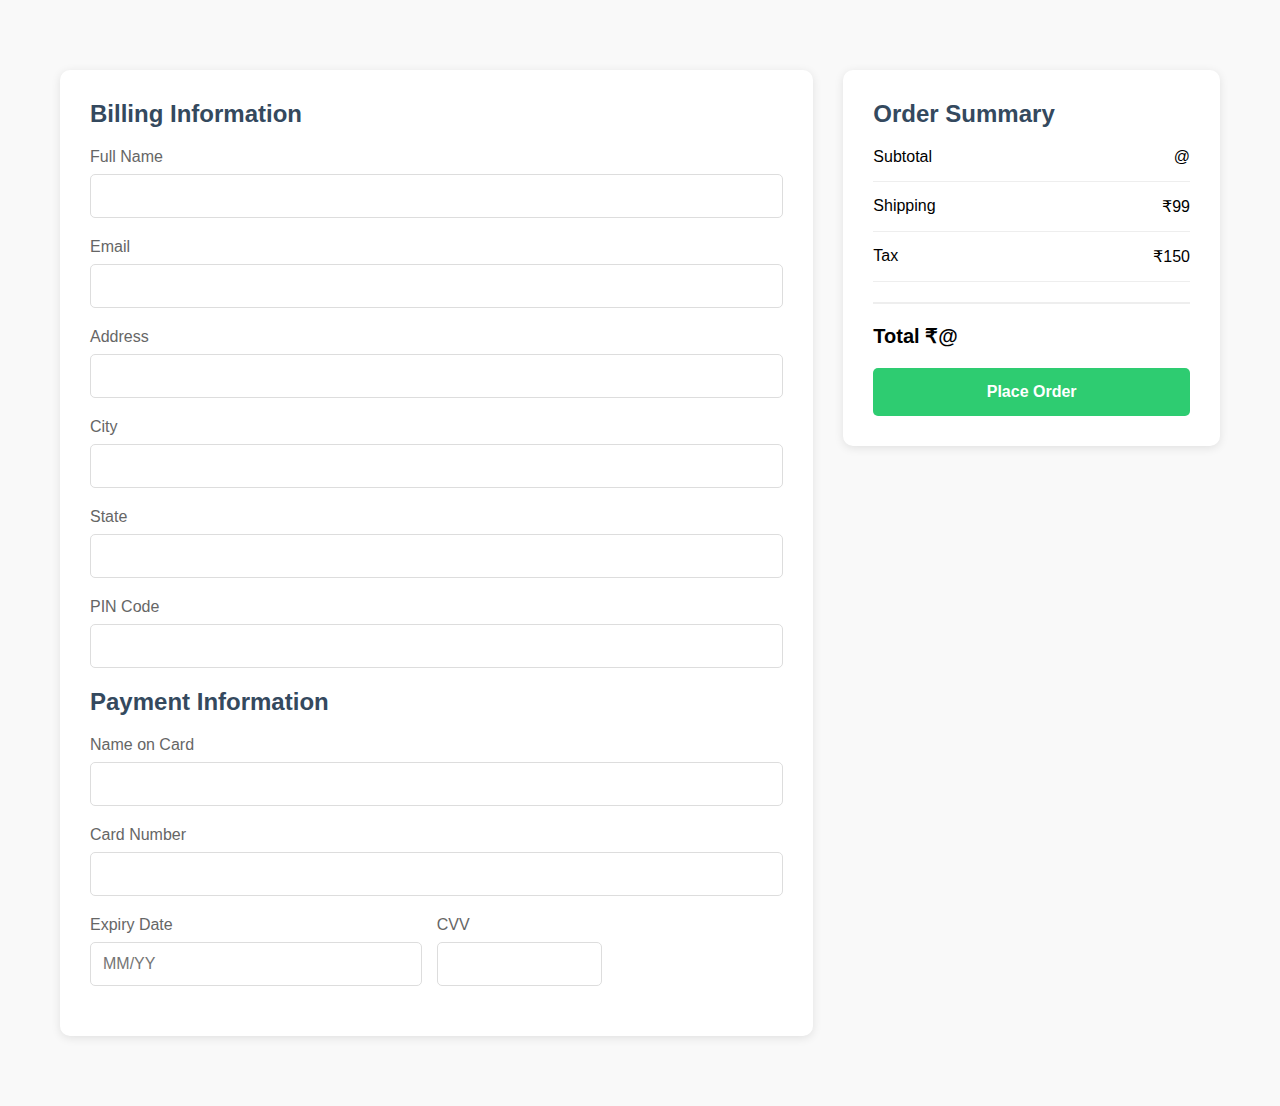
<file: checkout.html>
<!DOCTYPE html>
<html lang="en">
<head>
    <meta charset="UTF-8">
    <meta name="viewport" content="width=device-width, initial-scale=1.0">
    <title>Checkout - EcoCycle</title>
    <link rel="stylesheet" href="https://cdnjs.cloudflare.com/ajax/libs/font-awesome/6.0.0-beta3/css/all.min.css">
    <style>
        * {
            margin: 0;
            padding: 0;
            box-sizing: border-box;
            font-family: 'Segoe UI', Tahoma, Geneva, Verdana, sans-serif;
        }

        body {
            background-color: #f9f9f9;
        }

        .checkout-container {
            max-width: 1200px;
            margin: 50px auto;
            padding: 20px;
            display: grid;
            grid-template-columns: 2fr 1fr;
            gap: 30px;
        }

        .form-section {
            background: white;
            padding: 30px;
            border-radius: 10px;
            box-shadow: 0 2px 10px rgba(0, 0, 0, 0.1);
        }

        h2 {
            color: #34495e;
            margin-bottom: 20px;
        }

        .form-group {
            margin-bottom: 20px;
        }

        label {
            display: block;
            margin-bottom: 8px;
            color: #666;
        }

        input, select {
            width: 100%;
            padding: 12px;
            border: 1px solid #ddd;
            border-radius: 5px;
            font-size: 16px;
        }

        .card-info {
            display: grid;
            grid-template-columns: 2fr 1fr 1fr;
            gap: 15px;
        }

        .order-summary {
            background: white;
            padding: 30px;
            border-radius: 10px;
            box-shadow: 0 2px 10px rgba(0, 0, 0, 0.1);
            height: fit-content;
        }

        .summary-item {
            display: flex;
            justify-content: space-between;
            margin-bottom: 15px;
            padding-bottom: 15px;
            border-bottom: 1px solid #eee;
        }

        .total {
            font-size: 20px;
            font-weight: bold;
            margin-top: 20px;
            padding-top: 20px;
            border-top: 2px solid #eee;
        }

        .btn {
            display: block;
            width: 100%;
            padding: 15px;
            background: #2ecc71;
            color: white;
            border: none;
            border-radius: 5px;
            font-size: 16px;
            font-weight: bold;
            cursor: pointer;
            margin-top: 20px;
            transition: background 0.3s;
        }

        .btn:hover {
            background: #27ae60;
        }

        @media (max-width: 768px) {
            .checkout-container {
                grid-template-columns: 1fr;
            }
        }
    </style>
</head>
<body>
    <div class="checkout-container">
        <div class="form-section">
            <h2>Billing Information</h2>
            <form id="checkout-form">
                <div class="form-group">
                    <label for="name">Full Name</label>
                    <input type="text" id="name" required>
                </div>
                <div class="form-group">
                    <label for="email">Email</label>
                    <input type="email" id="email" required>
                </div>
                <div class="form-group">
                    <label for="address">Address</label>
                    <input type="text" id="address" required>
                </div>
                <div class="form-group">
                    <label for="city">City</label>
                    <input type="text" id="city" required>
                </div>
                <div class="form-group">
                    <label for="state">State</label>
                    <input type="text" id="state" required>
                </div>
                <div class="form-group">
                    <label for="pincode">PIN Code</label>
                    <input type="text" id="pincode" required>
                </div>

                <h2>Payment Information</h2>
                <div class="form-group">
                    <label for="card-name">Name on Card</label>
                    <input type="text" id="card-name" required>
                </div>
                <div class="form-group">
                    <label for="card-number">Card Number</label>
                    <input type="text" id="card-number" required maxlength="16">
                </div>
                <div class="card-info">
                    <div class="form-group">
                        <label for="expiry">Expiry Date</label>
                        <input type="text" id="expiry" placeholder="MM/YY" required>
                    </div>
                    <div class="form-group">
                        <label for="cvv">CVV</label>
                        <input type="text" id="cvv" maxlength="3" required>
                    </div>
                </div>
            </form>
        </div>

        <div class="order-summary">
            <h2>Order Summary</h2>
            <div class="summary-item">
                <span>Subtotal</span>
                <span>@</span>
            </div>
            <div class="summary-item">
                <span>Shipping</span>
                <span>₹99</span>
            </div>
            <div class="summary-item">
                <span>Tax</span>
                <span>₹150</span>
            </div>
            <div class="total">
                <span>Total</span>
                <span>₹@</span>
            </div>
            <button class="btn" onclick="submitOrder()">Place Order</button>
        </div>
    </div>

    <script>
        function updateSummary() {
            const subtotal = cartItems.reduce((sum, item) => sum + (Number(item.price) * Number(item.quantity)), 0);
            const tax = subtotal * 0.05;
            const shipping = cartItems.length > 0 ? 99 : 0;
            const total = subtotal + tax + shipping;

            document.getElementById('subtotal').textContent = `₹${subtotal.toFixed(2)}`;
            document.getElementById('tax').textContent = `₹${tax.toFixed(2)}`;
            document.getElementById('shipping').textContent = `₹${shipping}`;
            document.getElementById('total').textContent = `₹${total.toFixed(2)}`;
        }
        function submitOrder() {
            const form = document.getElementById('checkout-form');
            if (form.checkValidity()) {
                alert('Order placed successfully! Thank you for shopping with EcoCycle.');
                window.location.href = 'thankyou.html';
            } else {
                alert('Please fill in all required fields.');
            }
        }

        // Basic form validation
        document.getElementById('card-number').addEventListener('input', function(e) {
            this.value = this.value.replace(/[^\d]/g, '');
        });

        document.getElementById('cvv').addEventListener('input', function(e) {
            this.value = this.value.replace(/[^\d]/g, '');
        });

        document.getElementById('expiry').addEventListener('input', function(e) {
            this.value = this.value.replace(/[^\d/]/g, '');
            if (this.value.length === 2 && !this.value.includes('/')) {
                this.value += '/';
            }
        });
    </script>

</body>
</html>
</file>
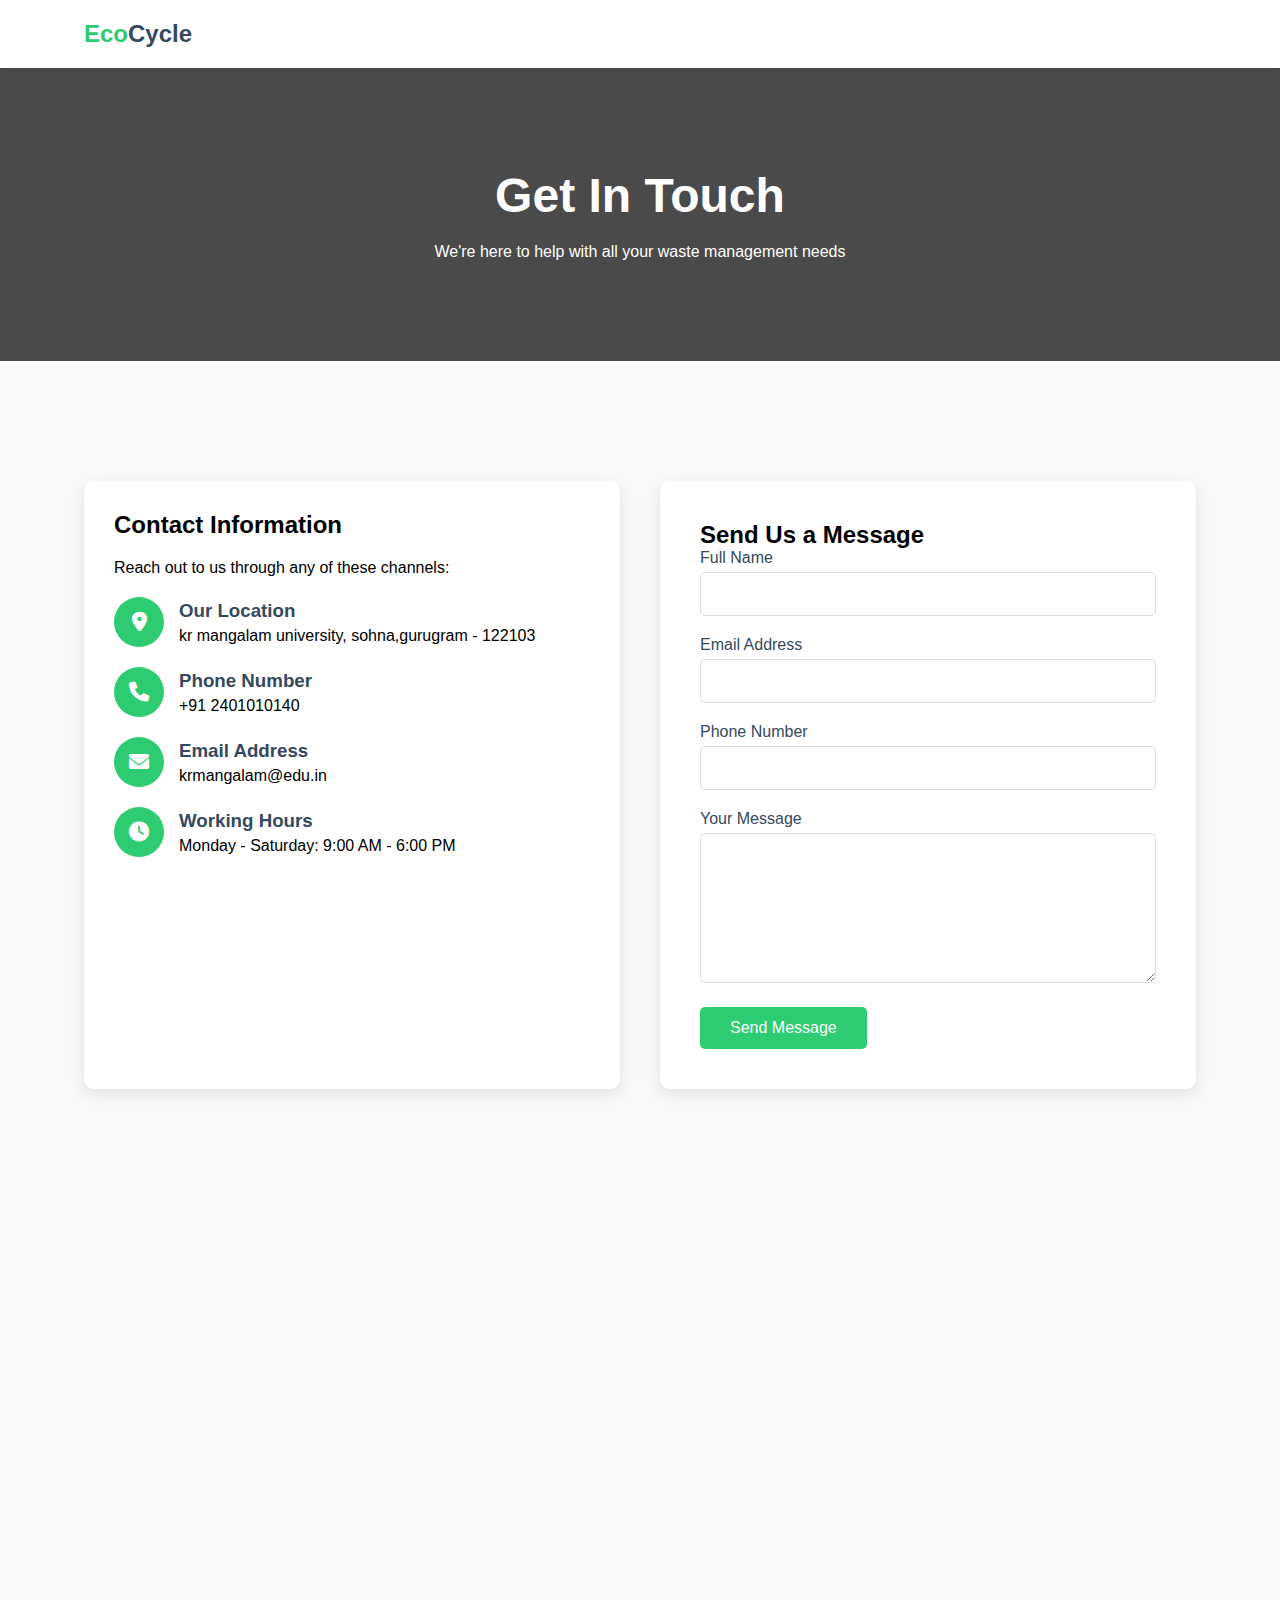
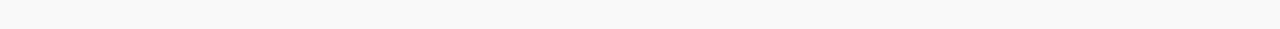
<file: contactus.html>
<!DOCTYPE html>
<html lang="en">
<head>
    <meta charset="UTF-8">
    <meta name="viewport" content="width=device-width, initial-scale=1.0">
    <title>Contact Us - EcoCycle</title>
    <link rel="stylesheet" href="https://cdnjs.cloudflare.com/ajax/libs/font-awesome/6.0.0-beta3/css/all.min.css">
    <style>
        * {
            margin: 0;
            padding: 0;
            box-sizing: border-box;
            font-family: 'Segoe UI', Tahoma, Geneva, Verdana, sans-serif;
        }

        body {
            background-color: #f9f9f9;
        }

        header {
            background-color: white;
            box-shadow: 0 2px 10px rgba(0, 0, 0, 0.1);
            padding: 20px 0;
        }

        .container {
            width: 90%;
            max-width: 1200px;
            margin: 0 auto;
            padding: 0 20px;
        }

        nav {
            display: flex;
            justify-content: space-between;
            align-items: center;
        }

        .logo {
            font-size: 24px;
            font-weight: bold;
            color: #2ecc71;
            text-decoration: none;
        }

        .logo span {
            color: #34495e;
        }

        .contact-hero {
            background: linear-gradient(rgba(0, 0, 0, 0.7), rgba(0, 0, 0, 0.7)), url('https://images.unsplash.com/photo-1521737604893-d14cc237f11d?ixlib=rb-1.2.1&auto=format&fit=crop&w=1350&q=80');
            background-size: cover;
            background-position: center;
            color: white;
            text-align: center;
            padding: 100px 0;
        }

        .contact-hero h1 {
            font-size: 48px;
            margin-bottom: 20px;
        }

        .contact-content {
            padding: 80px 0;
        }

        .contact-grid {
            display: grid;
            grid-template-columns: repeat(auto-fit, minmax(300px, 1fr));
            gap: 40px;
            margin-top: 40px;
        }

        .contact-info {
            background: white;
            padding: 30px;
            border-radius: 10px;
            box-shadow: 0 5px 15px rgba(0, 0, 0, 0.1);
        }

        .contact-method {
            display: flex;
            align-items: center;
            margin-bottom: 20px;
        }

        .contact-method i {
            width: 50px;
            height: 50px;
            background: #2ecc71;
            color: white;
            border-radius: 50%;
            display: flex;
            align-items: center;
            justify-content: center;
            margin-right: 15px;
            font-size: 20px;
        }

        .contact-method div h3 {
            color: #34495e;
            margin-bottom: 5px;
        }

        .contact-form {
            background: white;
            padding: 40px;
            border-radius: 10px;
            box-shadow: 0 5px 15px rgba(0, 0, 0, 0.1);
        }

        .form-group {
            margin-bottom: 20px;
        }

        .form-group label {
            display: block;
            margin-bottom: 5px;
            color: #34495e;
        }

        .form-group input,
        .form-group textarea {
            width: 100%;
            padding: 12px;
            border: 1px solid #ddd;
            border-radius: 5px;
            font-size: 16px;
        }

        .form-group textarea {
            height: 150px;
            resize: vertical;
        }

        .btn {
            background: #2ecc71;
            color: white;
            padding: 12px 30px;
            border: none;
            border-radius: 5px;
            cursor: pointer;
            font-size: 16px;
            transition: background 0.3s;
        }

        .btn:hover {
            background: #27ae60;
        }

        .map {
            margin-top: 60px;
            border-radius: 10px;
            overflow: hidden;
            height: 400px;
        }

        @media (max-width: 768px) {
            .contact-hero h1 {
                font-size: 36px;
            }
        }
    </style>
</head>
<body>
    <header>
        <div class="container">
            <nav>
                <a href="index.html" class="logo">Eco<span>Cycle</span></a>
            </nav>
        </div>
    </header>

    <section class="contact-hero">
        <div class="container">
            <h1>Get In Touch</h1>
            <p>We're here to help with all your waste management needs</p>
        </div>
    </section>

    <section class="contact-content">
        <div class="container">
            <div class="contact-grid">
                <div class="contact-info">
                    <h2>Contact Information</h2>
                    <p style="margin: 20px 0">Reach out to us through any of these channels:</p>
                    
                    <div class="contact-method">
                        <i class="fas fa-map-marker-alt"></i>
                        <div>
                            <h3>Our Location</h3>
                            <p>kr mangalam university, sohna,gurugram - 122103</p>
                        </div>
                    </div>

                    <div class="contact-method">
                        <i class="fas fa-phone"></i>
                        <div>
                            <h3>Phone Number</h3>
                            <p>+91 2401010140</p>
                        </div>
                    </div>

                    <div class="contact-method">
                        <i class="fas fa-envelope"></i>
                        <div>
                            <h3>Email Address</h3>
                            <p>krmangalam@edu.in</p>
                        </div>
                    </div>

                    <div class="contact-method">
                        <i class="fas fa-clock"></i>
                        <div>
                            <h3>Working Hours</h3>
                            <p>Monday - Saturday: 9:00 AM - 6:00 PM</p>
                        </div>
                    </div>
                </div>

                <div class="contact-form">
                    <h2>Send Us a Message</h2>
                    <form id="contactForm" onsubmit="return false;">
                        <div class="form-group">
                            <label for="name">Full Name</label>
                            <input type="text" id="name" required>
                        </div>

                        <div class="form-group">
                            <label for="email">Email Address</label>
                            <input type="email" id="email" required>
                        </div>

                        <div class="form-group">
                            <label for="phone">Phone Number</label>
                            <input type="tel" id="phone">
                        </div>

                        <div class="form-group">
                            <label for="message">Your Message</label>
                            <textarea id="message" required></textarea>
                        </div>

                        <button type="submit" class="btn">Send Message</button>
                    </form>
                </div>
            </div>

            <div class="map">
                <iframe src="https://www.google.com/maps/embed?pb=!1m18!1m12!1m3!1d3513.8652731397074!2d77.06728857556045!3d28.272101775863526!2m3!1f0!2f0!3f0!3m2!1i1024!2i768!4f13.1!3m3!1m2!1s0x390d25a4b2bc03f9%3A0x9f642d679654b239!2sK.R.%20Mangalam%20University!5e0!3m2!1sen!2sin!4v1745133486308!5m2!1sen!2sin" width="600" height="450" style="border:0;" allowfullscreen="" loading="lazy" referrerpolicy="no-referrer-when-downgrade"></iframe>loading="lazy"></iframe>
            </div>
        </div>
    </section>
</body>
</html>
</file>
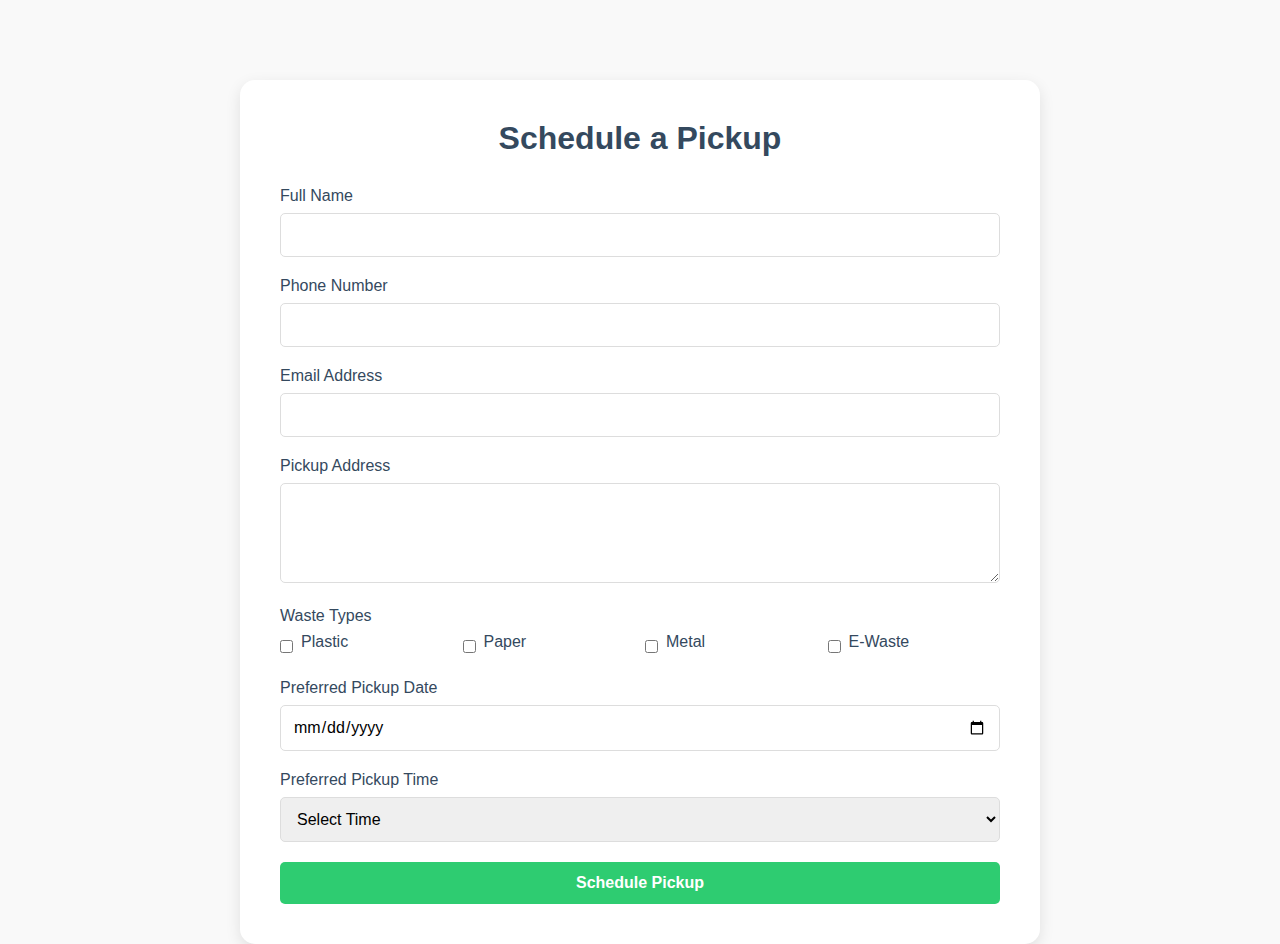
<file: pickup.html>
<!DOCTYPE html>
<html lang="en">
<head>
    <meta charset="UTF-8">
    <meta name="viewport" content="width=device-width, initial-scale=1.0">
    <title>EcoCycle - Schedule Pickup</title>
    <link rel="stylesheet" href="https://cdnjs.cloudflare.com/ajax/libs/font-awesome/6.0.0-beta3/css/all.min.css">
    <style>
        :root {
            --primary: #2ecc71;
            --secondary: #27ae60;
            --dark: #34495e;
            --light: #ecf0f1;
        }

        * {
            margin: 0;
            padding: 0;
            box-sizing: border-box;
            font-family: 'Segoe UI', Tahoma, Geneva, Verdana, sans-serif;
        }

        body {
            background-color: #f9f9f9;
            padding-top: 80px;
        }

        .container {
            width: 90%;
            max-width: 800px;
            margin: 0 auto;
            padding: 40px;
            background: white;
            border-radius: 15px;
            box-shadow: 0 5px 15px rgba(0, 0, 0, 0.1);
        }

        h1 {
            color: var(--dark);
            margin-bottom: 30px;
            text-align: center;
        }

        .form-group {
            margin-bottom: 20px;
        }

        label {
            display: block;
            margin-bottom: 8px;
            color: var(--dark);
            font-weight: 500;
        }

        input, select, textarea {
            width: 100%;
            padding: 12px;
            border: 1px solid #ddd;
            border-radius: 5px;
            font-size: 16px;
        }

        textarea {
            height: 100px;
            resize: vertical;
        }

        .waste-types {
            display: grid;
            grid-template-columns: repeat(auto-fit, minmax(150px, 1fr));
            gap: 10px;
            margin-bottom: 20px;
        }

        .waste-type {
            display: flex;
            align-items: center;
            gap: 8px;
        }

        .waste-type input[type="checkbox"] {
            width: auto;
        }

        .btn {
            background: var(--primary);
            color: white;
            padding: 12px 24px;
            border: none;
            border-radius: 5px;
            cursor: pointer;
            font-size: 16px;
            font-weight: bold;
            width: 100%;
            transition: background 0.3s;
        }

        .btn:hover {
            background: var(--secondary);
        }

        .success-message {
            display: none;
            background: #d4edda;
            color: #155724;
            padding: 15px;
            border-radius: 5px;
            margin-top: 20px;
            text-align: center;
        }
    </style>
</head>
<body>
    <div class="container">
        <h1>Schedule a Pickup</h1>
        <form id="pickupForm">
            <div class="form-group">
                <label for="name">Full Name</label>
                <input type="text" id="name" name="name" required>
            </div>

            <div class="form-group">
                <label for="phone">Phone Number</label>
                <input type="tel" id="phone" name="phone" required>
            </div>

            <div class="form-group">
                <label for="email">Email Address</label>
                <input type="email" id="email" name="email" required>
            </div>

            <div class="form-group">
                <label for="address">Pickup Address</label>
                <textarea id="address" name="address" required></textarea>
            </div>

            <div class="form-group">
                <label>Waste Types</label>
                <div class="waste-types">
                    <div class="waste-type">
                        <input type="checkbox" id="plastic" name="wasteTypes" value="plastic">
                        <label for="plastic">Plastic</label>
                    </div>
                    <div class="waste-type">
                        <input type="checkbox" id="paper" name="wasteTypes" value="paper">
                        <label for="paper">Paper</label>
                    </div>
                    <div class="waste-type">
                        <input type="checkbox" id="metal" name="wasteTypes" value="metal">
                        <label for="metal">Metal</label>
                    </div>
                    <div class="waste-type">
                        <input type="checkbox" id="ewaste" name="wasteTypes" value="ewaste">
                        <label for="ewaste">E-Waste</label>
                    </div>
                </div>
            </div>

            <div class="form-group">
                <label for="pickupDate">Preferred Pickup Date</label>
                <input type="date" id="pickupDate" name="pickupDate" required>
            </div>

            <div class="form-group">
                <label for="pickupTime">Preferred Pickup Time</label>
                <select id="pickupTime" name="pickupTime" required>
                    <option value="">Select Time</option>
                    <option value="morning">Morning (9 AM - 12 PM)</option>
                    <option value="afternoon">Afternoon (12 PM - 3 PM)</option>
                    <option value="evening">Evening (3 PM - 6 PM)</option>
                </select>
            </div>

            <button type="submit" class="btn">Schedule Pickup</button>
        </form>
        <div id="successMessage" class="success-message">
            Pickup scheduled successfully! We will contact you soon to confirm the details.
        </div>
    </div>

    <script>
        document.getElementById('pickupForm').addEventListener('submit', function(e) {
            e.preventDefault();
            
            // Get selected waste types
            const wasteTypes = Array.from(document.querySelectorAll('input[name="wasteTypes"]:checked'))
                .map(checkbox => checkbox.value);

            // Create pickup details object
            const pickupDetails = {
                name: document.getElementById('name').value,
                phone: document.getElementById('phone').value,
                email: document.getElementById('email').value,
                address: document.getElementById('address').value,
                wasteTypes: wasteTypes,
                pickupDate: document.getElementById('pickupDate').value,
                pickupTime: document.getElementById('pickupTime').value
            };

            // Log pickup details (you can replace this with your actual backend API call)
            console.log('Pickup Details:', pickupDetails);

            // Show success message
            document.getElementById('successMessage').style.display = 'block';
            
            // Reset form
            this.reset();

            // Hide success message after 5 seconds
            setTimeout(() => {
                document.getElementById('successMessage').style.display = 'none';
            }, 5000);
        });

        // Set minimum date to tomorrow
        const tomorrow = new Date();
        tomorrow.setDate(tomorrow.getDate() + 1);
        document.getElementById('pickupDate').min = tomorrow.toISOString().split('T')[0];
    </script>
</body>
</html>
</file>
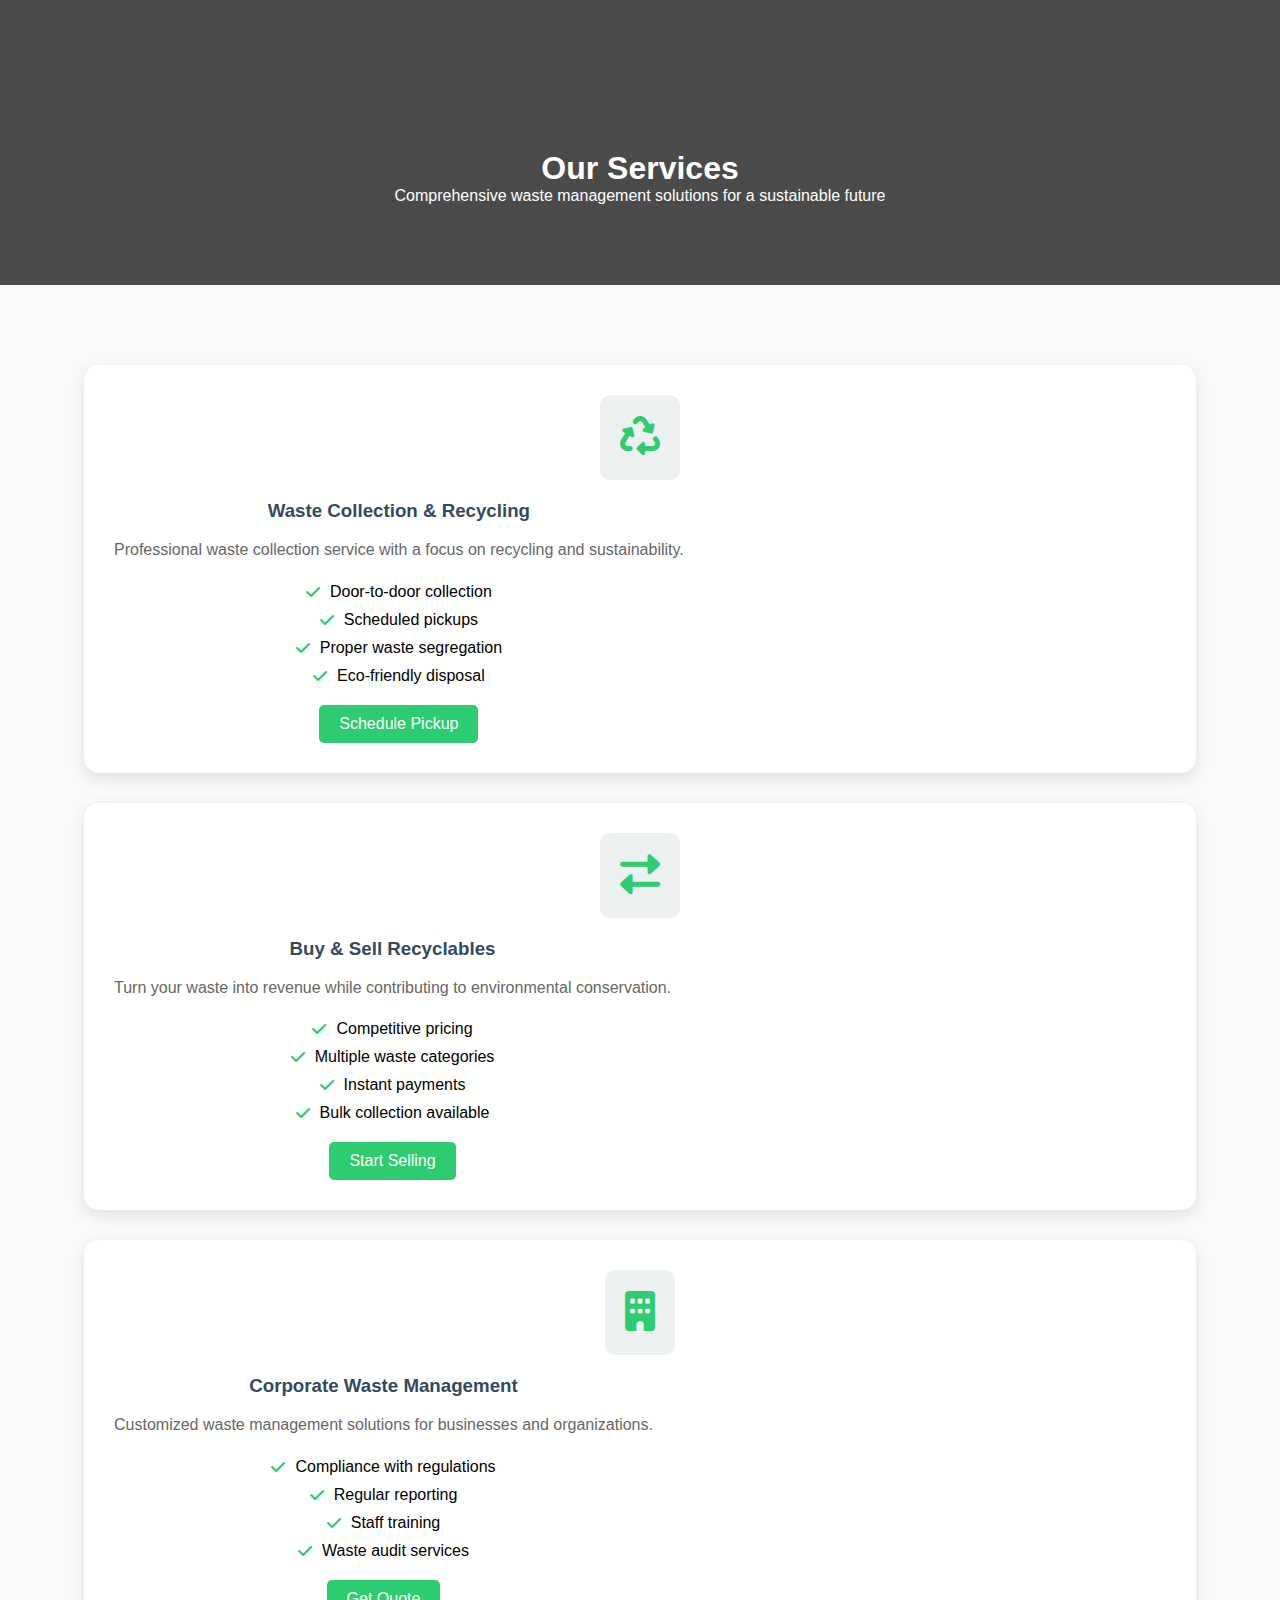
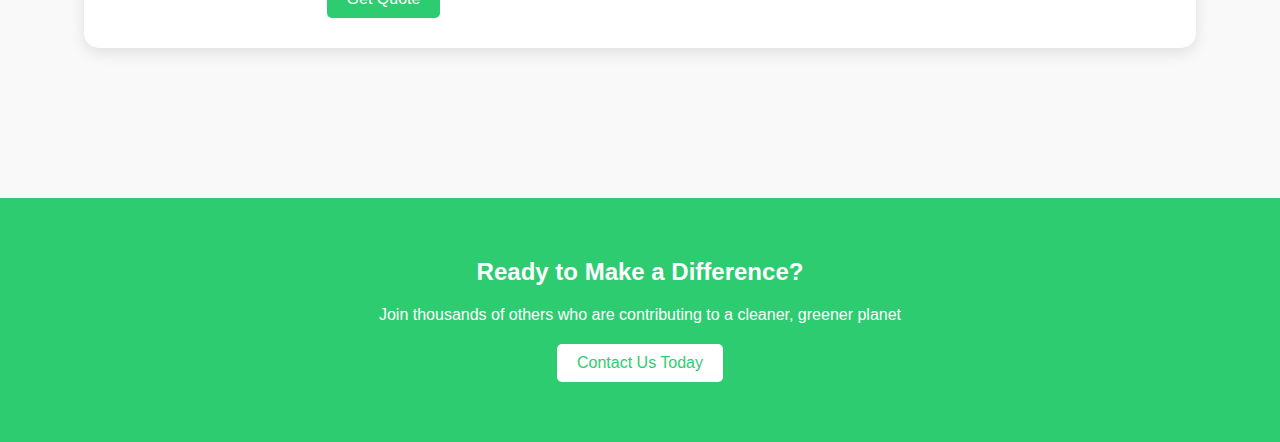
<file: servicepage.html>
<!DOCTYPE html>
<html lang="en">
<head>
    <meta charset="UTF-8">
    <meta name="viewport" content="width=device-width, initial-scale=1.0">
    <title>EcoCycle - Our Services</title>
    <link rel="stylesheet" href="https://cdnjs.cloudflare.com/ajax/libs/font-awesome/6.0.0-beta3/css/all.min.css">
    <link rel="stylesheet" href="styleservice.css">
    <style>
        /* Inherit main styles */
        :root {
            --primary: #2ecc71;
            --secondary: #27ae60;
            --dark: #34495e;
            --light: #ecf0f1;
            --accent: #e74c3c;
        }

        * {
            margin: 0;
            padding: 0;
            box-sizing: border-box;
            font-family: 'Segoe UI', Tahoma, Geneva, Verdana, sans-serif;
        }

        body {
            background-color: #f9f9f9;
        }

        .container {
            width: 90%;
            max-width: 1200px;
            margin: 0 auto;
            padding: 0 20px;
        }

        /* Services Page Specific Styles */
        .services-hero {
            background: linear-gradient(rgba(0, 0, 0, 0.7), rgba(0, 0, 0, 0.7)),
                        url('https://images.unsplash.com/photo-1532996122724-e3c354a0b15b?ixlib=rb-1.2.1&auto=format&fit=crop&w=1350&q=80');
            background-size: cover;
            background-position: center;
            padding: 150px 0 80px;
            text-align: center;
            color: white;
        }

        .service-details {
            padding: 80px 0;
        }

        .service-card {
            background: white;
            border-radius: 15px;
            padding: 30px;
            margin-bottom: 30px;
            box-shadow: 0 5px 15px rgba(0, 0, 0, 0.1);
            display: flex;
            align-items: flex-start;
            transition: transform 0.3s;
        }

        .service-card:hover {
            transform: translateY(-5px);
        }

        .service-icon {
            font-size: 40px;
            color: var(--primary);
            margin-right: 30px;
            padding: 20px;
            background: var(--light);
            border-radius: 10px;
        }

        .service-content {
            flex: 1;
        }

        .service-content h3 {
            color: var(--dark);
            margin-bottom: 15px;
        }

        .service-content p {
            color: #666;
            line-height: 1.6;
            margin-bottom: 20px;
        }

        .service-features {
            list-style: none;
            margin-bottom: 20px;
        }

        .service-features li {
            margin-bottom: 10px;
            display: flex;
            align-items: center;
        }

        .service-features i {
            color: var(--primary);
            margin-right: 10px;
        }

        .btn {
            display: inline-block;
            background: var(--primary);
            color: white;
            padding: 10px 20px;
            border-radius: 5px;
            text-decoration: none;
            transition: background 0.3s;
        }

        .btn:hover {
            background: var(--secondary);
        }

        .cta-section {
            background: var(--primary);
            color: white;
            padding: 60px 0;
            text-align: center;
            margin-top: 40px;
        }

        .cta-section h2 {
            margin-bottom: 20px;
        }

        .cta-section .btn {
            background: white;
            color: var(--primary);
            margin-top: 20px;
        }

        .cta-section .btn:hover {
            background: var(--light);
        }

        @media (max-width: 768px) {
            .service-card {
                flex-direction: column;
                text-align: center;
            }
        }
            .service-icon {
                margin: 0 auto 20px;
            }

            .service-features li {
                justify-content: center;
            }
        
        
    </style>
</head>
<body>
    <section class="services-hero">
        <div class="container">
            <h1>Our Services</h1>
            <p>Comprehensive waste management solutions for a sustainable future</p>
        </div>
    </section>

    <section class="service-details">
        <div class="container">
            <div class="service-card">
                <div class="service-icon">
                    <i class="fas fa-recycle"></i>
                </div>
                <div class="service-content">
                    <h3>Waste Collection & Recycling</h3>
                    <p>Professional waste collection service with a focus on recycling and sustainability.</p>
                    <ul class="service-features">
                        <li><i class="fas fa-check"></i> Door-to-door collection</li>
                        <li><i class="fas fa-check"></i> Scheduled pickups</li>
                        <li><i class="fas fa-check"></i> Proper waste segregation</li>
                        <li><i class="fas fa-check"></i> Eco-friendly disposal</li>
                    </ul>
                    <a href="pickup.html" class="btn">Schedule Pickup</a>
                </div>
            </div>

            <div class="service-card">
                <div class="service-icon">
                    <i class="fas fa-exchange-alt"></i>
                </div>
                <div class="service-content">
                    <h3>Buy & Sell Recyclables</h3>
                    <p>Turn your waste into revenue while contributing to environmental conservation.</p>
                    <ul class="service-features">
                        <li><i class="fas fa-check"></i> Competitive pricing</li>
                        <li><i class="fas fa-check"></i> Multiple waste categories</li>
                        <li><i class="fas fa-check"></i> Instant payments</li>
                        <li><i class="fas fa-check"></i> Bulk collection available</li>
                    </ul>
                    <a href="catgory.html" class="btn">Start Selling</a>
                </div>
            </div>

            <div class="service-card">
                <div class="service-icon">
                    <i class="fas fa-building"></i>
                </div>
                <div class="service-content">
                    <h3>Corporate Waste Management</h3>
                    <p>Customized waste management solutions for businesses and organizations.</p>
                    <ul class="service-features">
                        <li><i class="fas fa-check"></i> Compliance with regulations</li>
                        <li><i class="fas fa-check"></i> Regular reporting</li>
                        <li><i class="fas fa-check"></i> Staff training</li>
                        <li><i class="fas fa-check"></i> Waste audit services</li>
                    </ul>
                    <a href="#" class="btn">Get Quote</a>
                </div>
            </div>
        </div>
    </section>

    <section class="cta-section">
        <div class="container">
            <h2>Ready to Make a Difference?</h2>
            <p>Join thousands of others who are contributing to a cleaner, greener planet</p>
            <a href="#" class="btn">Contact Us Today</a>
        </div>
    </section>
</body>
</html>
</file>
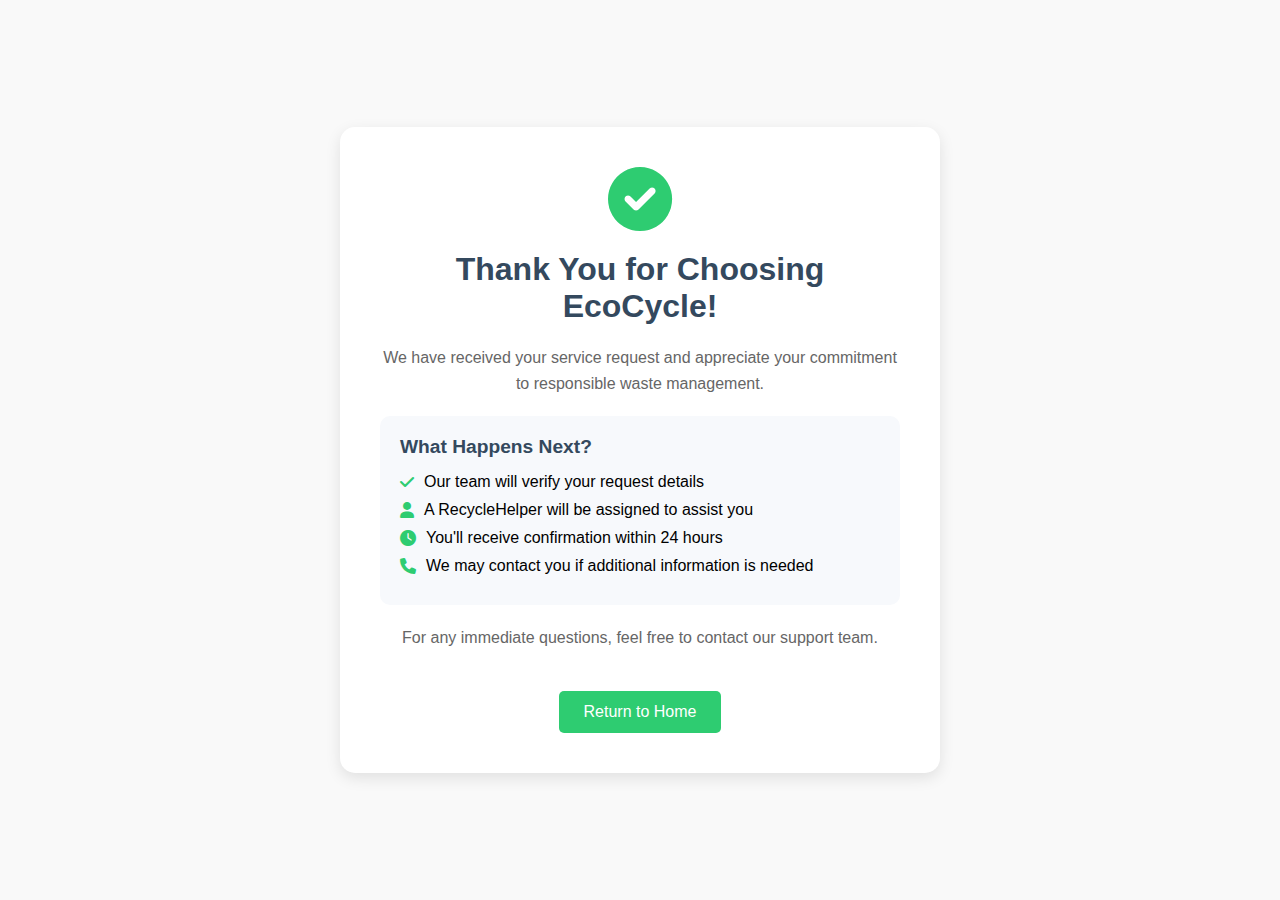
<file: Thankyou.html>
<!DOCTYPE html>
<html lang="en">
<head>
    <meta charset="UTF-8">
    <meta name="viewport" content="width=device-width, initial-scale=1.0">
    <title>Thank You - EcoCycle</title>
    <link rel="stylesheet" href="https://cdnjs.cloudflare.com/ajax/libs/font-awesome/6.0.0-beta3/css/all.min.css">
    <style>
        * {
            margin: 0;
            padding: 0;
            box-sizing: border-box;
            font-family: 'Segoe UI', Tahoma, Geneva, Verdana, sans-serif;
        }

        body {
            background-color: #f9f9f9;
            min-height: 100vh;
            display: flex;
            flex-direction: column;
            justify-content: center;
            align-items: center;
            padding: 20px;
        }

        .thank-you-container {
            background: white;
            padding: 40px;
            border-radius: 15px;
            box-shadow: 0 5px 15px rgba(0, 0, 0, 0.1);
            text-align: center;
            max-width: 600px;
            width: 90%;
        }

        .success-icon {
            color: #2ecc71;
            font-size: 64px;
            margin-bottom: 20px;
        }

        h1 {
            color: #34495e;
            margin-bottom: 20px;
        }

        p {
            color: #666;
            line-height: 1.6;
            margin-bottom: 20px;
        }

        .next-steps {
            background: #f7f9fc;
            padding: 20px;
            border-radius: 10px;
            margin: 20px 0;
            text-align: left;
        }

        .next-steps h2 {
            color: #34495e;
            margin-bottom: 15px;
            font-size: 1.2em;
        }

        .next-steps ul {
            list-style: none;
        }

        .next-steps li {
            margin-bottom: 10px;
            display: flex;
            align-items: center;
        }

        .next-steps li i {
            color: #2ecc71;
            margin-right: 10px;
        }

        .btn {
            display: inline-block;
            background: #2ecc71;
            color: white;
            padding: 12px 25px;
            border-radius: 5px;
            text-decoration: none;
            transition: background 0.3s;
            margin-top: 20px;
        }

        .btn:hover {
            background: #27ae60;
        }
    </style>
</head>
<body>
    <div class="thank-you-container">
        <i class="fas fa-check-circle success-icon"></i>
        <h1>Thank You for Choosing EcoCycle!</h1>
        <p>We have received your service request and appreciate your commitment to responsible waste management.</p>
        
        <div class="next-steps">
            <h2>What Happens Next?</h2>
            <ul>
                <li><i class="fas fa-check"></i> Our team will verify your request details</li>
                <li><i class="fas fa-user"></i> A RecycleHelper will be assigned to assist you</li>
                <li><i class="fas fa-clock"></i> You'll receive confirmation within 24 hours</li>
                <li><i class="fas fa-phone"></i> We may contact you if additional information is needed</li>
            </ul>
        </div>

        <p>For any immediate questions, feel free to contact our support team.</p>
        <a href="index.html" class="btn">Return to Home</a>
    </div>
</body>
</html>
</file>
<file: styleservice.css>
:root {
    --primary: #2ecc71;
    --secondary: #27ae60;
    --dark: #34495e;
    --light: #ecf0f1;
    --accent: #e74c3c;
}

* {
    margin: 0;
    padding: 0;
    box-sizing: border-box;
    font-family: 'Segoe UI', Tahoma, Geneva, Verdana, sans-serif;
}

body {
    background-color: #f9f9f9;
}

.container {
    width: 90%;
    max-width: 1200px;
    margin: 0 auto;
    padding: 0 20px;
}

/* Services Page Specific Styles */
.services-hero {
    background: linear-gradient(rgba(0, 0, 0, 0.7), rgba(0, 0, 0, 0.7)),
                url('https://images.unsplash.com/photo-1532996122724-e3c354a0b15b?ixlib=rb-1.2.1&auto=format&fit=crop&w=1350&q=80');
    background-size: cover;
    background-position: center;
    padding: 150px 0 80px;
    text-align: center;
    color: white;
}

.service-details {
    padding: 80px 0;
}

.service-card {
    background: white;
    border-radius: 15px;
    padding: 30px;
    margin-bottom: 30px;
    box-shadow: 0 5px 15px rgba(0, 0, 0, 0.1);
    display: flex;
    align-items: flex-start;
    transition: transform 0.3s;
}

.service-card:hover {
    transform: translateY(-5px);
}

.service-icon {
    font-size: 40px;
    color: var(--primary);
    margin-right: 30px;
    padding: 20px;
    background: var(--light);
    border-radius: 10px;
}

.service-content {
    flex: 1;
}

.service-content h3 {
    color: var(--dark);
    margin-bottom: 15px;
}

.service-content p {
    color: #666;
    line-height: 1.6;
    margin-bottom: 20px;
}

.service-features {
    list-style: none;
    margin-bottom: 20px;
}

.service-features li {
    margin-bottom: 10px;
    display: flex;
    align-items: center;
}

.service-features i {
    color: var(--primary);
    margin-right: 10px;
}

.btn {
    display: inline-block;
    background: var(--primary);
    color: white;
    padding: 10px 20px;
    border-radius: 5px;
    text-decoration: none;
    transition: background 0.3s;
}

.btn:hover {
    background: var(--secondary);
}

.cta-section {
    background: var(--primary);
    color: white;
    padding: 60px 0;
    text-align: center;
    margin-top: 40px;
}

.cta-section h2 {
    margin-bottom: 20px;
}

.cta-section .btn {
    background: white;
    color: var(--primary);
    margin-top: 20px;
}

.cta-section .btn:hover {
    background: var(--light);
}

@media (max-width: 768px) {}
    .service-card {
        flex-direction: column;
        text-align: center;
    }

    .service-icon {
        margin: 0 auto 20px;
    }

    .service-features li {
        justify-content: center;
    }
</file>
